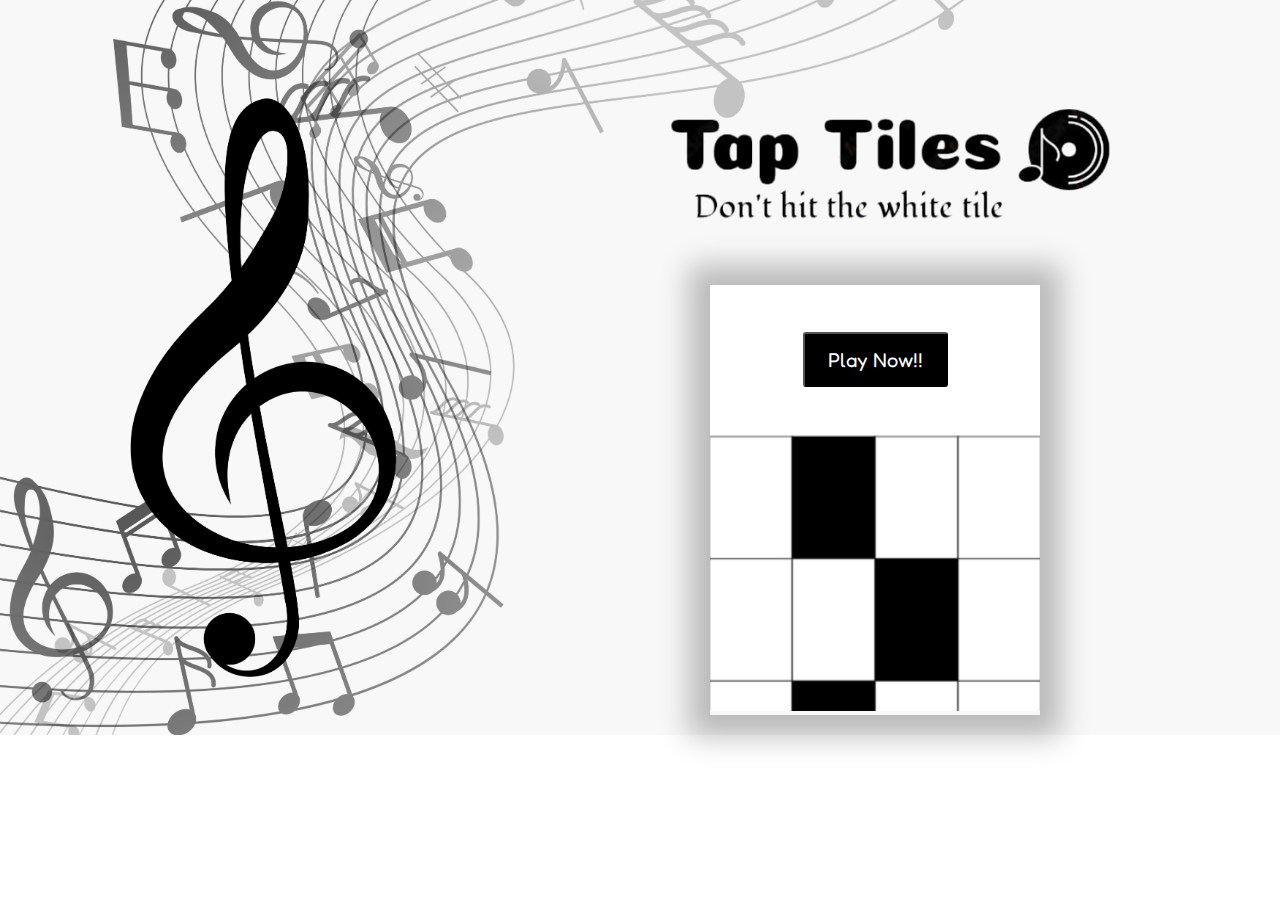
<file: index.html>
<!DOCTYPE html>
<html lang="en">
<head>
    <meta charset="UTF-8">
    <meta name="viewport" content="width=device-width, initial-scale=1.0">
    <title>Tap Tiles</title>
    <link rel="stylesheet" href="./assets/main/main.css">
</head>
<body>
    <audio id="backgroundMusic" loop>
        <source src="./Spring-Flowers.mp3" type="audio/mpeg">
    </audio>
    <div id="tap_tile_logo">
        <div><img id="logo" src="./assets/Tap_tiles-removebg-preview.png" alt=""></div>
    </div>
    <div class="play-game">
        <div class="play-game-box">
            <div class="play-btn">
                <button id="play-now">Play Now!!</button>
            </div>
            <div >
                <img id="game-img" src="./assets/Tap Tile.png" alt="">
            </div>
        </div>
    </div>
    <!-- hidden button used to play background music -->
    <button id="musicBtn"></button>
</body>
<script src="./assets/main/main.js"></script>
</html>
</file>
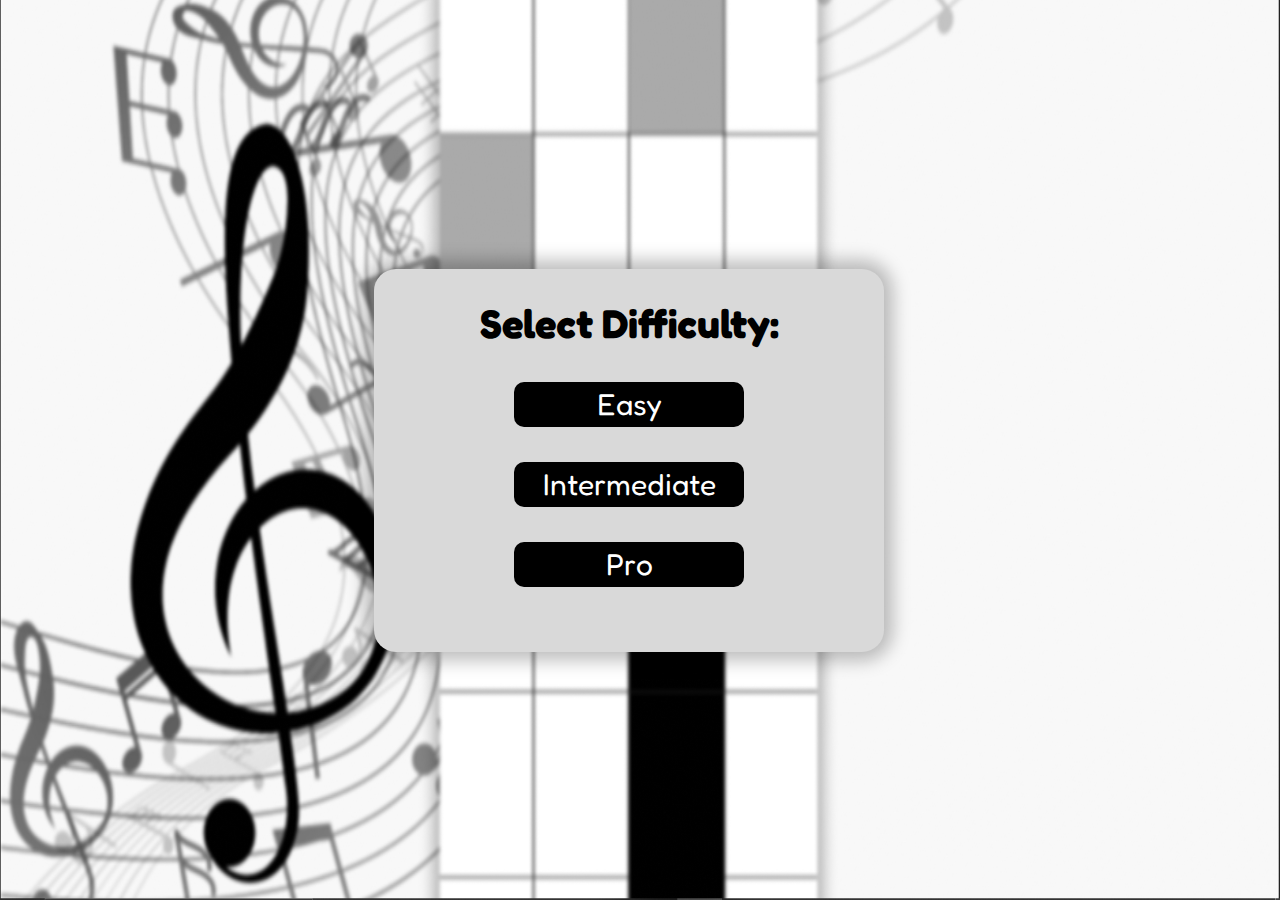
<file: assets/game mode/mode.html>
<!DOCTYPE html>
<html lang="en">
<head>
    <meta charset="UTF-8">
    <meta name="viewport" content="width=device-width, initial-scale=1.0">
    <title>Game Mode</title>
    <link rel="stylesheet" href="mode.css">
</head>
<body>
    <audio id="backgroundMusic" loop>
        <source src="./Spring-Flowers.mp3" type="audio/mpeg">
    </audio>
    <div class="game-modes">
        <div class="modes">
            <div>
                <h1>Select Difficulty:</h1>
            </div>
            <div><button id="easy">Easy</button></div>
            <div><button id="intermediate">Intermediate</button></div>
            <div><button id="pro">Pro</button></div>

        </div>
    </div>
    
</body>
<script src="mode.js"></script>

</html>
</file>
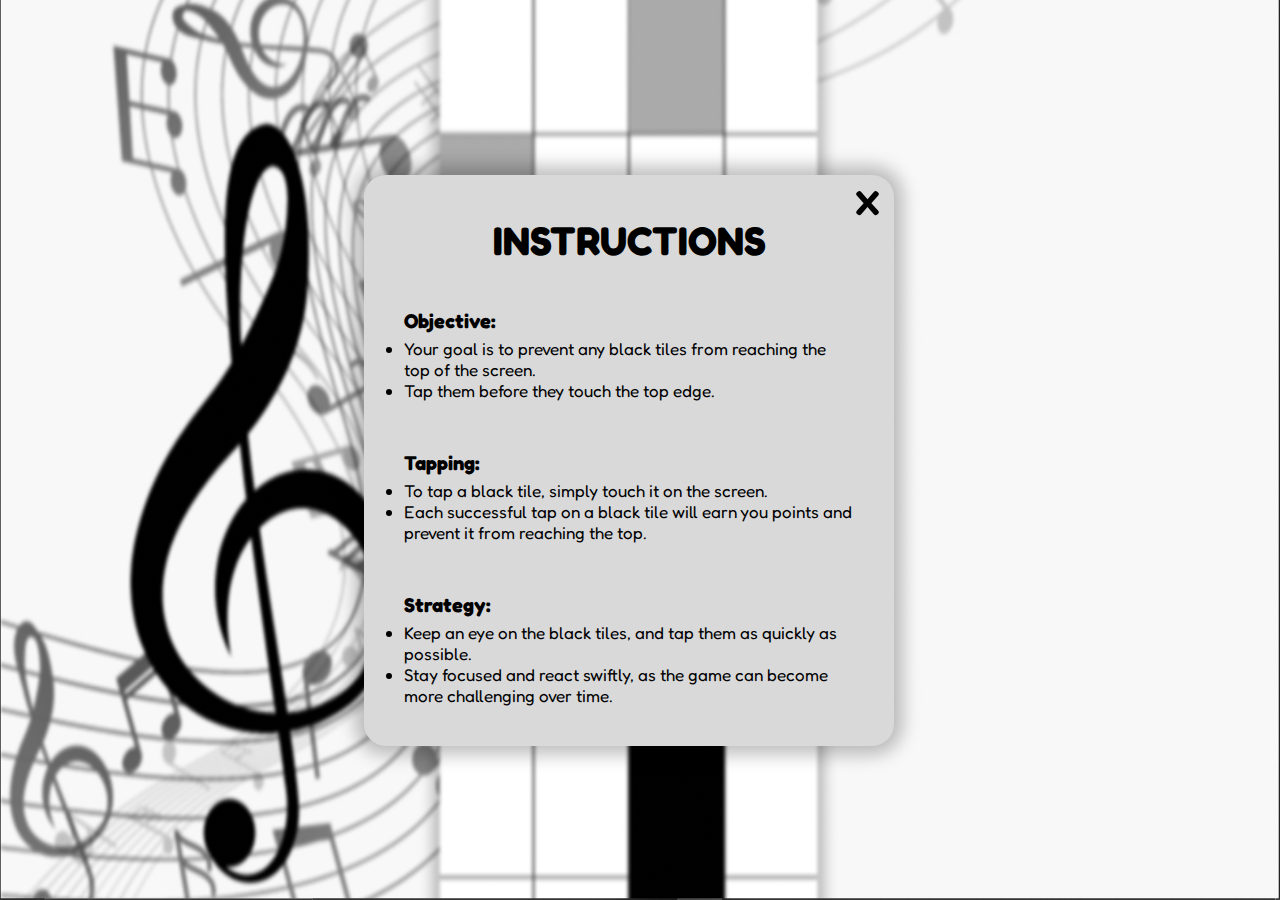
<file: assets/instructions/ins.html>
<!DOCTYPE html>
<html lang="en">

<head>
    <meta charset="UTF-8">
    <meta name="viewport" content="width=device-width, initial-scale=1.0">
    <title>Instructions</title>
    <link rel="stylesheet" href="ins.css">
</head>

<body>
    <audio id="backgroundMusic" loop>
        <source src="./Spring-Flowers.mp3" type="audio/mpeg">
    </audio>
    <div class="instructions">
        <div id="x"><svg width="23" height="26" viewBox="0 0 23 26" fill="none" xmlns="http://www.w3.org/2000/svg">
                <path
                    d="M15.3526 13.128L21.7846 20.2C22.51 21.0107 22.8726 21.6933 22.8726 22.248C22.8726 22.8027 22.4566 23.4533 21.6246 24.2C20.814 24.9467 20.1206 25.32 19.5446 25.32C18.99 25.32 18.3393 24.8933 17.5926 24.04L11.5126 17.064L5.43263 24.04C4.66463 24.8933 4.00329 25.32 3.44863 25.32C2.91529 25.32 2.22196 24.9467 1.36863 24.2C0.536625 23.432 0.120625 22.7813 0.120625 22.248C0.120625 21.7147 0.493958 21.032 1.24063 20.2L7.67263 13.128L1.24063 6.056C0.493958 5.26667 0.120625 4.59467 0.120625 4.04C0.120625 3.48533 0.536625 2.83467 1.36863 2.088C2.20063 1.32 2.89396 0.935999 3.44863 0.935999C4.02463 0.935999 4.68596 1.36267 5.43263 2.216L11.5126 9.192L17.5926 2.216C18.3606 1.36267 19.0113 0.935999 19.5446 0.935999C20.0993 0.935999 20.7926 1.30933 21.6246 2.056C22.4566 2.80267 22.8726 3.464 22.8726 4.04C22.8726 4.616 22.51 5.288 21.7846 6.056L15.3526 13.128Z"
                    fill="black" />
            </svg>
        </div>
        <div>
            <h1>INSTRUCTIONS</h1>
        </div>
        <div class="text">
            <p> <h4>
                Objective: <br>
            </h4>
                <li>

                    Your goal is to prevent any black tiles from reaching the top of the screen. 

                    </li>
                    <li>Tap them before they touch
                    the top edge.</p>
                </li>
        </div>
        <div class="text">
            <p><h4>
                Tapping: <br>
            </h4>
                <li>

                    To tap a black tile, simply touch it on the screen. <br>
                </li>
                <li>

                    Each successful tap on a black tile will earn you points and prevent it from reaching the top.</p>
                </li>
        </div>
        <div class="text">
            <p>
                <h4>
                    Strategy: <br>
                </h4>
                <li>
                    Keep an eye on the black tiles, and tap them as quickly as possible. <br>

                </li>
                    <li>

                        Stay focused and react swiftly, as the game can become more challenging over time.
                </p>
                    </li>
        </div>
    </div>
</body>
<script src="ins.js"></script>
</html>
</file>
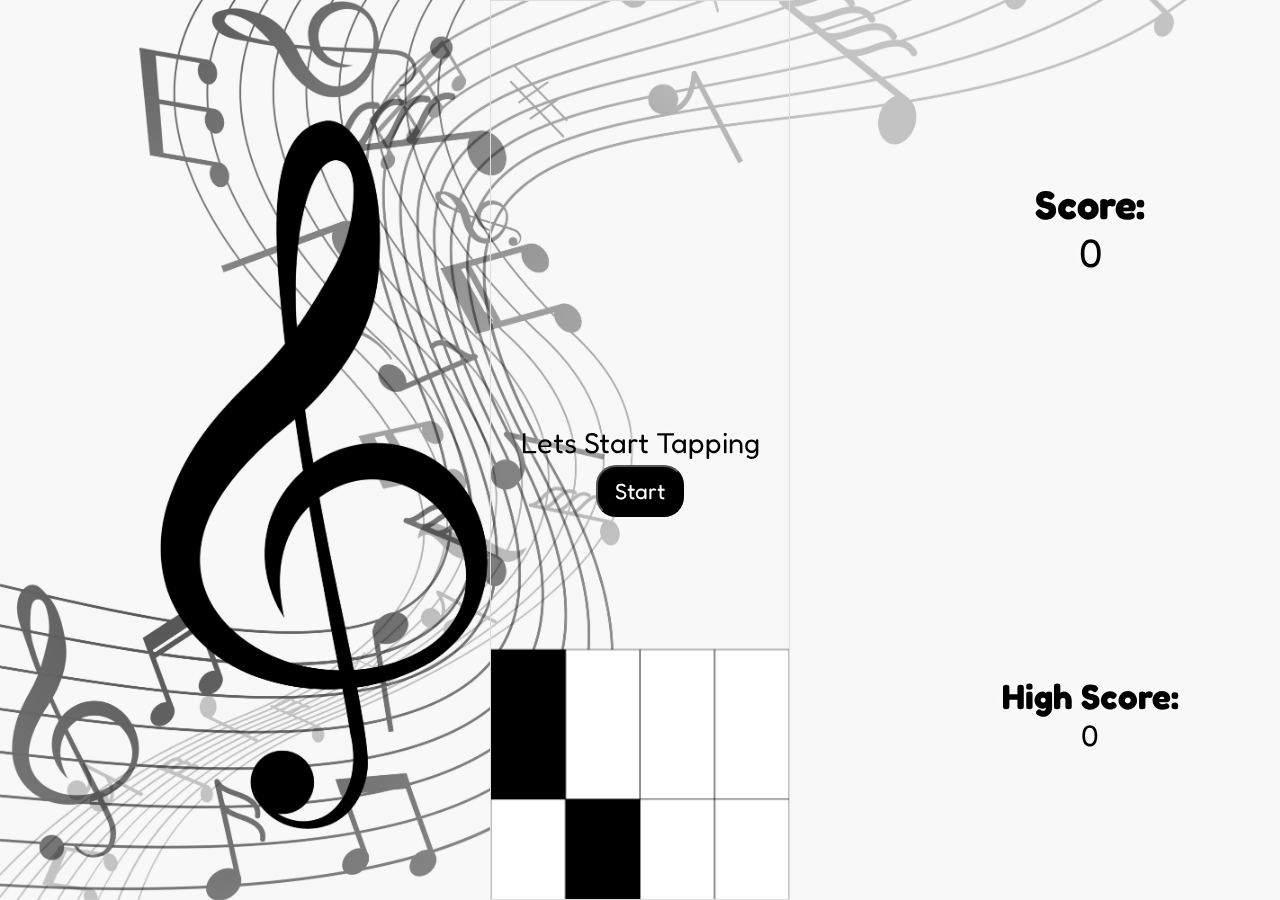
<file: assets/intermediate/inter.html>
<!DOCTYPE html>
<html lang="en">
<head>
  <meta charset="UTF-8">
  <meta name="viewport" content="width=device-width, initial-scale=1.0">
  <meta http-equiv="X-UA-Compatible" content="ie=edge">
  <title>Piano Tiles</title>
  <link rel="stylesheet" href="inter.css">
  <script defer src="inter.js"></script>
</head>
<body>
  <!-- audios -->
  <audio id="background-music" controls autoplay style="display: none">
    <source src="./Dramatic-Piano.mp3" type="audio/mpeg">
    <source src="./lady-of-the-80.mp3" type="audio/mpeg">
    <source src="./reverie.mp3" type="audio/mpeg">
    <source src="./Where-will-i-go.mp3" type="audio/mpeg">
</audio>
  <div class="canvasContainer">
    <div class="name">
      <h2 id="name-input"></h2>
    </div>
    <div class="score">
      <h2>Score:</h2> 
      <p id="score">0</p>
    </div>
    <div class="gameEnd none" id="gameEnd">
      <h2 id="oops">Oops!</h2>
      <br/>
      <button onclick="restartGame()">Play Again</button>
    </div>
    <div class="high-score">
        <h3>High Score:</h3>
        <p id="high-score">0</p>
    </div>
    <div class="gameStart" id="gameStart">
      Lets Start Tapping
      <br/>
      <button onclick="startGame()">Start</button>
    </div>
    <!-- canvas which generate tiles -->
    <canvas class="game" id="gameCanvas"></canvas>
  </div>
  
</body>
</html>
</file>
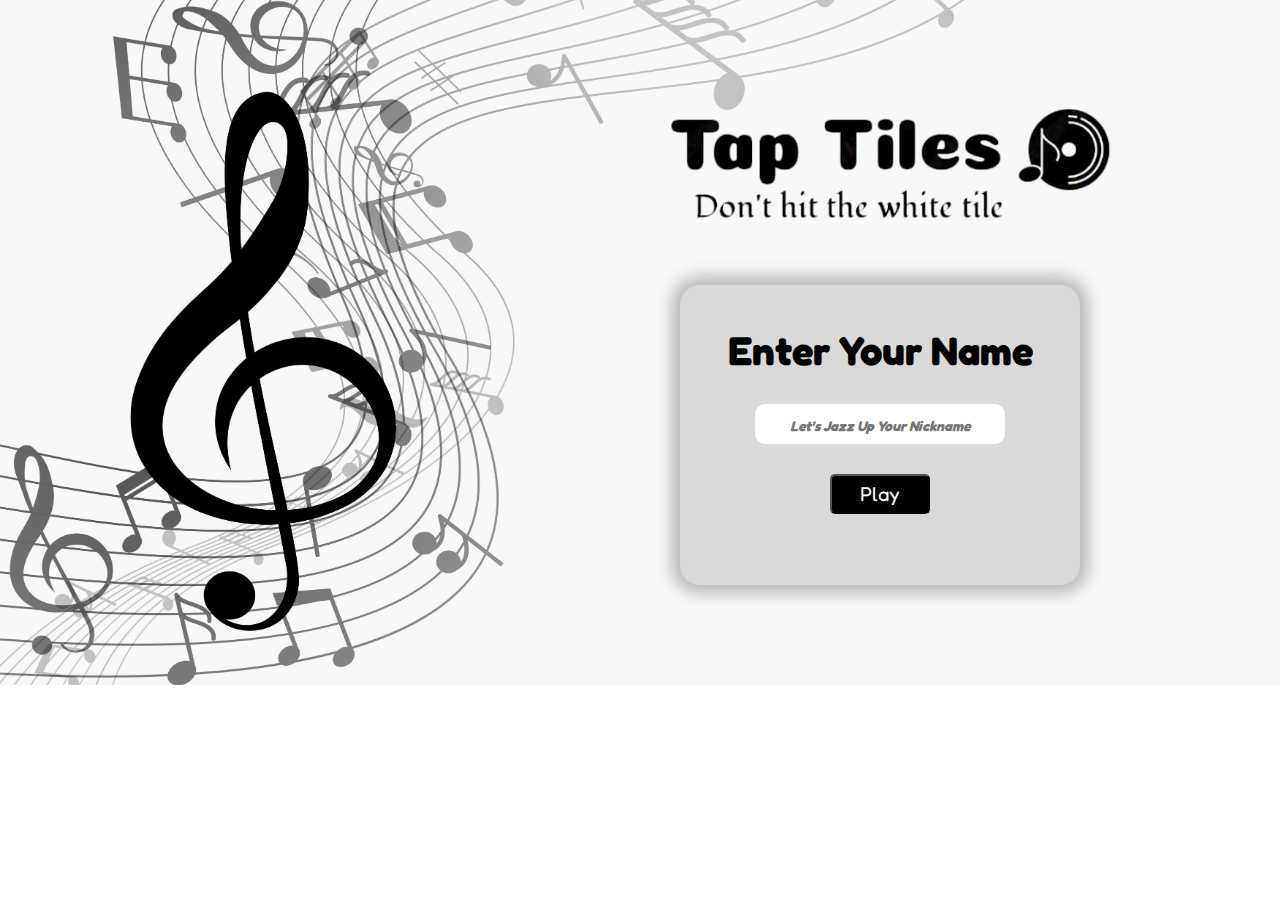
<file: assets/nickNamePage/name.html>
<!DOCTYPE html>
<html lang="en">
<head>
    <meta charset="UTF-8">
    <meta name="viewport" content="width=device-width, initial-scale=1.0">
    <title>Enter Your Name</title>
    <link rel="stylesheet" href="name.css">
</head>
<body>
    <audio id="backgroundMusic" loop>
        <source src="./Spring-Flowers.mp3" type="audio/mpeg">
    </audio>
    <div id="tap_tile_logo">
        <div><img id="logo" src="./assets/Tap_tiles-removebg-preview.png" alt=""></div>
    </div>
    <div class="name-div"> 
        <div class="enter-name">
            <div>
                <h1 class="name">Enter Your Name</h1>
            </div>
            <div class="name-input">
                <input id="nickname" placeholder="Let's Jazz Up Your Nickname" type="text" >
            </div>
            <div>
                <button id="play">Play</button>
            </div>
        </div>
    </div>
    
</body>
<script src="name.js"></script>
</html>
</file>
<file: assets/main/main.css>
@import url('https://fonts.googleapis.com/css2?family=Fredoka&family=Poppins&family=Roboto&display=swap');
*{
    margin: 0;
    padding: 0;
    box-sizing: border-box;
    font-family: 'Fredoka', sans-serif;
}
body{
    background-image: url("./Backy.jpg");
    background-repeat: no-repeat;
    background-size: 100% 100%;
    overflow-x: hidden;
}
#logo{
    width: 550px;
}
#tap_tile_logo{
    display: flex;
    justify-content: end;
    margin-right: 130px;
    margin-top: 50px;
    padding-top: 15px;
}
.play-game-box{
    box-shadow: 0px 1px 27px 21px rgba(0, 0, 0, 0.25);
    width: 330px;
    /* height: 600px; */
    /* border-radius: 20px; */
    
}
.play-game{
    display: flex;
    justify-content: end;
    margin-right: 240px;
    
}
#game-img{
    width: 330px;
}
.play-btn{
    background-color: white;
    height: 150px;
    display: flex;
    justify-content: center;
    align-items: center;
}
#play-now{
    color: white;
    background-color: black;
    width: 145px;
    height: 55px;
    border-radius: 3px;
    font-size: 20px;
}
@media only screen and (max-width: 426px){
    body{
        background-image: none;
        margin: 0;
        padding: 0;
        display: flex;
        flex-direction: column;
        justify-content: center;
        align-items: center;
    }
    #tap_tile_logo{
        display: flex;
        justify-content: center;
        margin: 0;
        margin-bottom: 65px;
        margin-top: 35px;
        
    }
    .play-game{
        display: flex;
        justify-content: end;
        margin-right: 0px;
        
    }
    #logo{
        width: 455px;
    }
}
@media only screen and (max-width: 322px){
    body{
        background-image: none;
        margin: 0;
        padding: 0;
        display: flex;
        flex-direction: column;
        justify-content: space-between;
        align-items: center;
    }
    #tap_tile_logo{
        display: flex;
        justify-content: center;
        margin: 0;
        margin-bottom: 65px;
        
    }
    .play-game{
        display: flex;
        justify-content: end;
        margin-right: 0px;
        margin-left: 30px;
        margin-top: 80px;
        
    }
    #logo{
        width: 380px;
    }
}
#musicBtn{
    visibility: hidden;
}
</file>
<file: assets/game mode/mode.css>
@import url('https://fonts.googleapis.com/css2?family=Fredoka&family=Poppins&family=Roboto&display=swap');
*{
    margin: 0;
    padding: 0;
    font-family: 'Fredoka', sans-serif;
}
body{
    background-image: url("./assets/background_blur.png");
    background-repeat: no-repeat;
    background-size: 100% 100%;
    display: flex;
    justify-content: center;
    align-items: center;
    height: 100vh;
}
.modes{
    border-radius: 22px;
    background: #D9D9D9;
    box-shadow: 0px 0px 17px 9px rgba(0, 0, 0, 0.25);
    width: 450px;
    padding: 30px;
    margin-top: 20px;
    justify-content: center;
    text-align: center;
    margin-right: 22px;
}.modes>div{
    display: flex;
    flex-direction: column;
    justify-content: center;
    align-items: center;
    margin-bottom: 35px;
}
button{
    width: 230px;
    height: 45px;
    border-radius: 10px;
    border: none;
    font-size: 30px;
    color: white;
    background-color: black;
}
h1{
    font-size: 40px;
}
button:hover{
    background-color: white;
    color: black;
}
@media only screen and (max-width: 426px){
    body{
        background-image: none;
        margin: 0;
        padding: 0;
        display: flex;
        flex-direction: column;
        justify-content: center;
        align-items: center;
    }
    .modes{
        border-radius: 22px;
        background: #D9D9D9;
        box-shadow: 0px 0px 17px 9px rgba(0, 0, 0, 0.25);
        width: 300px;
        padding:20px;
        margin-top: 20px;
        justify-content: center;
        text-align: center;
        margin-right: 0px;
    }
}

@media only screen and (max-width: 376px){
    body{
        background-image: none;
        margin: 0;
        padding: 0;
        display: flex;
        flex-direction: column;
        justify-content: center;
        align-items: center;
    }
    .modes{
        border-radius: 22px;
        background: #D9D9D9;
        box-shadow: 0px 0px 17px 9px rgba(0, 0, 0, 0.25);
        width: 275px;
        padding:20px;
        margin-top: 20px;
        justify-content: center;
        text-align: center;
        margin-right: 0px;
    }
    h1{
        font-size: 30px;
    }
    button{
        width: 180px;
        height: 40px;
        border-radius: 10px;
        border: none;
        font-size: 20px;
        color: white;
        background-color: black;
    }
}
@media only screen and (max-width: 321px){
    body{
        background-image: none;
        margin: 0;
        padding: 0;
        display: flex;
        flex-direction: column;
        justify-content: center;
        align-items: center;
    }
    .modes{
        border-radius: 22px;
        background: #D9D9D9;
        box-shadow: 0px 0px 17px 9px rgba(0, 0, 0, 0.25);
        width: 250px;
        padding:20px;
        margin-top: 20px;
        justify-content: center;
        text-align: center;
        margin-right: 0px;
    }
    h1{
        font-size: 30px;
    }
    button{
        width: 180px;
        height: 40px;
        border-radius: 10px;
        border: none;
        font-size: 20px;
        color: white;
        background-color: black;
    }
}
</file>
<file: assets/instructions/ins.css>
@import url('https://fonts.googleapis.com/css2?family=Fredoka&family=Poppins&family=Roboto&display=swap');
*{
    margin: 0;
    padding: 0;
    font-family: 'Fredoka', sans-serif;
}
body{
    background-image: url("./assets/background_blur.png");
    background-repeat: no-repeat;
    background-size: 100% 100%;
    display: flex;
    justify-content: center;
    align-items: center;
    height: 100vh;
}
#x{
    display: flex;
    justify-content: end;
}
.instructions{
    border-radius: 22px;
    background: #D9D9D9;
    box-shadow: 0px 0px 17px 9px rgba(0, 0, 0, 0.25);
    width: 500px;
    padding: 15px;
    margin-top: 20px;
    margin-right: 22px;
}
.instructions>div>h1{
    text-align: center;
    margin-bottom: 20px;
    font-size: 40px;
}
.text{
    padding:25px;
}
li{
    font-size: 17px;
}
h4{
    font-size: 20px;
    margin-bottom: 5px;
}
@media only screen and (max-width: 426px){
    body{
        background-image: none;
        margin: 0;
        padding: 0;
        margin-top: 20px;
        display: flex;
        justify-content: center;
        align-items: center;
    }
    .instructions{
       
        width: 350px;
        margin-right: 0;
    }
    .instructions>div>h1{
        text-align: center;
        margin-bottom: 20px;
        font-size: 40px;
    }
    .text{
        padding:15px;
    }
}
@media only screen and (max-width: 375px){
    body{
        background-image: none;
        margin: 0;
        padding: 0;
        margin-top: 20px;
        display: flex;
        justify-content: center;
        align-items: center;
    }
    .instructions{
       
        width: 300px;
        margin-right: 0;
    }
    .instructions>div>h1{
        text-align: center;
        margin-bottom: 20px;
        font-size: 35px;
    }
    .text{
        padding:15px;
    }
    /* #x{
        width: 15px;
        display: flex;
        justify-content: end;
    } */
}
@media only screen and (max-width: 376px){
    body{
        background-image: none;
        margin: 0;
        padding: 0;
        margin-top: 20px;
        display: flex;
        justify-content: center;
        align-items: center;
    }
    .instructions{
       
        width: 250px;
        margin-right: 0;
    }
    .instructions>div>h1{
        text-align: center;
        margin-bottom: 20px;
        font-size: 25px;
    }
    .text{
        padding:15px;
    }
    li{
        font-size: 12px;
    }
    h4{
        font-size: 15px;
        margin-bottom: 5px;
    }
}
</file>
<file: assets/intermediate/inter.css>
@import url('https://fonts.googleapis.com/css2?family=Fredoka&family=Poppins&family=Roboto&display=swap');
*{
    margin: 0;
    padding: 0;
    box-sizing: border-box;
    font-family: 'Fredoka', sans-serif;
    overflow-x: hidden;
    overflow-y: hidden;
  }
  body{
    background-image: url("Backy.jpg");
    background-size: cover;
    background-repeat: no-repeat;
    user-select: none;
  }
  .canvasContainer{
    margin: 0 auto;
    text-align: center;
    position: relative;
    font-size: 0px;
  }
  .canvasContainer canvas{
    border: 0.5px solid #DDD;
  }
.score{
    position: absolute;
    top: 20%;
    left: 450px;
    width: 100%;
    font-size: 40px;
    text-shadow: 0px 0px 8px #FFF;
}
  .gameStart{
    position: absolute;
    top: 50%;
    margin-top: -25px;
    left: 0px;
    width: 100%;
    font-size: 1.8rem;
    text-shadow: 0px 0px 8px #FFF;
  }
  .gameEnd{
    position: absolute;
    top: 35%;
    left: 450px;
    width: 100%;
    font-size: 55px;
    text-shadow: 0px 0px 8px #FFF;
  }
  .high-score{
    position: absolute;
    top: 75%;
    left: 450px;
    width: 100%;
    font-size: 30px;
    text-shadow: 0px 0px 8px #FFF;
  }
  .name{
    position: absolute;
    top: 8%;
    left: 330px;
    width: 100%;
    font-size: 28px;
    text-shadow: 0px 0px 2px #FFF;
   
  }
  .canvasContainer button{
    background-color: #000000;
    color: #FFFfff;
    padding: 11px 17px;
    margin-top: 5px;
    border-radius: 20px;
    cursor: pointer;
    font-size: 22px;
  }
  /* to set initial game end to dsiplay none */
  .none{
    display: none;
  }
  h2{
    font-size: 40px;
  }
  .none {
    display: none;
  }
  #oops{
    position: relative;
    right: 450px;
  }
  
  @media only screen and (max-width: 426px){
    body{
      background-image: none;
    }
    .text{
      display: flex;
    }
    .name{
      position: absolute;
      display: flex;
      justify-content: center;
      top: 0px;
      left: 0px;
      
      width: 100%;
      
      text-shadow: 0px 0px 2px #FFF;
     
    }
    #name-input{
      font-size: 35px;
    }
    .high-score{
      position: absolute; 
      display: flex;
      justify-content: end;
      align-items: center;
      margin-right: 30px;
      margin-left: 2px;
      top: 50px;
      left: -65px; 
      width: 100%;
      font-size: 20px;
      text-shadow: 0px 0px 8px #FFF;
    }
    p{
      font-size: 26px;
      margin-left: 5px;
      
    }
    .score>h2{
      font-size: 26px;
    }
    .score{
      position: absolute;
      display: flex;
      margin-left: 30px;
      align-items: center;
      top: 50px;
      left: 40px;
      width: 100%;
      font-size: 40px;
      text-shadow: 0px 0px 8px #FFF;
  }
  .gameEnd{
    position: absolute;
    top: 25px;
    left: 0px;
    width: 100%;
    font-size: 55px;
    text-shadow: 0px 0px 8px #FFF;
  }
  h2{
    font-size: 20px;
  }
  .canvasContainer{
    padding-top: 80px;
  }
  }
  @media only screen and (max-width: 376px){
    .high-score{
      position: absolute; 
      display: flex;
      justify-content: end;
      align-items: center;
      margin-right: 15px;
      margin-left: 2px;
      top: 50px;
      left: -42px; 
      width: 100%;
      font-size: 20px;
      text-shadow: 0px 0px 8px #FFF;
    }
    .score{
      position: absolute;
      display: flex;
      margin-left: 15px;
      align-items: center;
      top: 50px;
      left: 30px;
      width: 100%;
      font-size: 40px;
      text-shadow: 0px 0px 8px #FFF;
  }
  }
  @media only screen and (max-width: 321px){
    .score{
      position: absolute;
      display: flex;
      margin-left: 8px;
      align-items: center;
      top: 50px;
      left: 10px;
      width: 100%;
      font-size: 40px;
      text-shadow: 0px 0px 8px #FFF;
  }
  .high-score{
    position: absolute; 
    display: flex;
    justify-content: end;
    align-items: center;
    margin-right: 8px;
    margin-left: 2px;
    top: 50px;
    left: -20px; 
    right: 0px;
    width: 100%;
    font-size: 20px;
    text-shadow: 0px 0px 8px #FFF;
  }
  }
</file>
<file: assets/nickNamePage/name.css>
@import url('https://fonts.googleapis.com/css2?family=Fredoka&family=Poppins&family=Roboto&display=swap');
*{
    margin: 0;
    padding: 0;
    box-sizing: border-box;
    font-family: 'Fredoka', sans-serif;
    
}
body{
    background-image: url("./assets/Backy.jpg");
    background-size: 100% 100%;
    background-repeat: no-repeat;
}
.enter-name{
    border-radius: 20px;
    background: #D9D9D9;
    box-shadow: 0px 0px 16px 9px rgba(0, 0, 0, 0.25);
    width: 400px;
    height: 300px;
    margin-bottom: 100px;
    margin-right: 200px;
    /* margin-top: 100px; */
    display: flex;
    flex-direction: column;
    justify-content: center;
    align-items: center;

    
}
.name-div{
    display: flex;
    align-items: center;
    justify-content: end;
}
.enter-name>div{
    margin-bottom: 30px;
}
.enter-name>div>h1{
    font-size: 40px;
}
#nickname{
    width: 250px;
    height: 40px;
    border: none;
    outline: none;
    border-radius: 10px;
    font-size: 20px;
    text-align: center;
    font-weight: 700;
}
#play{
    width: 100px;
    height: 40px;
    background-color: black;
    color: white;
    font-size: 20px;
    border-radius: 5px;
}
#nickname::placeholder{
    font-style: italic;
    font-size: 14px;
    align-items: center;
    margin: 0;
    padding: 0;
}
#tap_tile_logo{
    display: flex;
    justify-content: end;
    margin-right: 130px;
    margin-top: 50px;
    padding-top: 15px;
}
#logo{
    width: 550px;
}
@media only screen and (max-width: 426px){
    body{
        background-image: none;
        margin: 0;
        padding: 0;
        display: flex;
        flex-direction: column;
        align-items: center;
    }
    #tap_tile_logo{
        display: flex;
        justify-content: center;
        margin: 0;
        margin-bottom: 65px;
        
    }
    #logo{
        width: 455px;
    }
    .enter-name{
        margin-right: 0;
    }
}
@media only screen and (max-width: 376px){
    body{
        background-image: none;
        margin: 0;
        padding: 0;
        display: flex;
        flex-direction: column;
        align-items: center;
    }
    #tap_tile_logo{
        display: flex;
        justify-content: center;
        margin: 0;
        margin-bottom: 35px;
        
    }
    #logo{
        width: 355px;
    }
    .enter-name{
        margin-right: 0;
    }
    .enter-name{
        border-radius: 20px;
        background: #D9D9D9;
        box-shadow: 0px 0px 16px 9px rgba(0, 0, 0, 0.25);
        width: 280px;
        height: 300px;
        display: flex;
        flex-direction: column;
        justify-content: center;
        align-items: center;
        text-align: center;
        font-size: 40px;
    }
}
</file>
